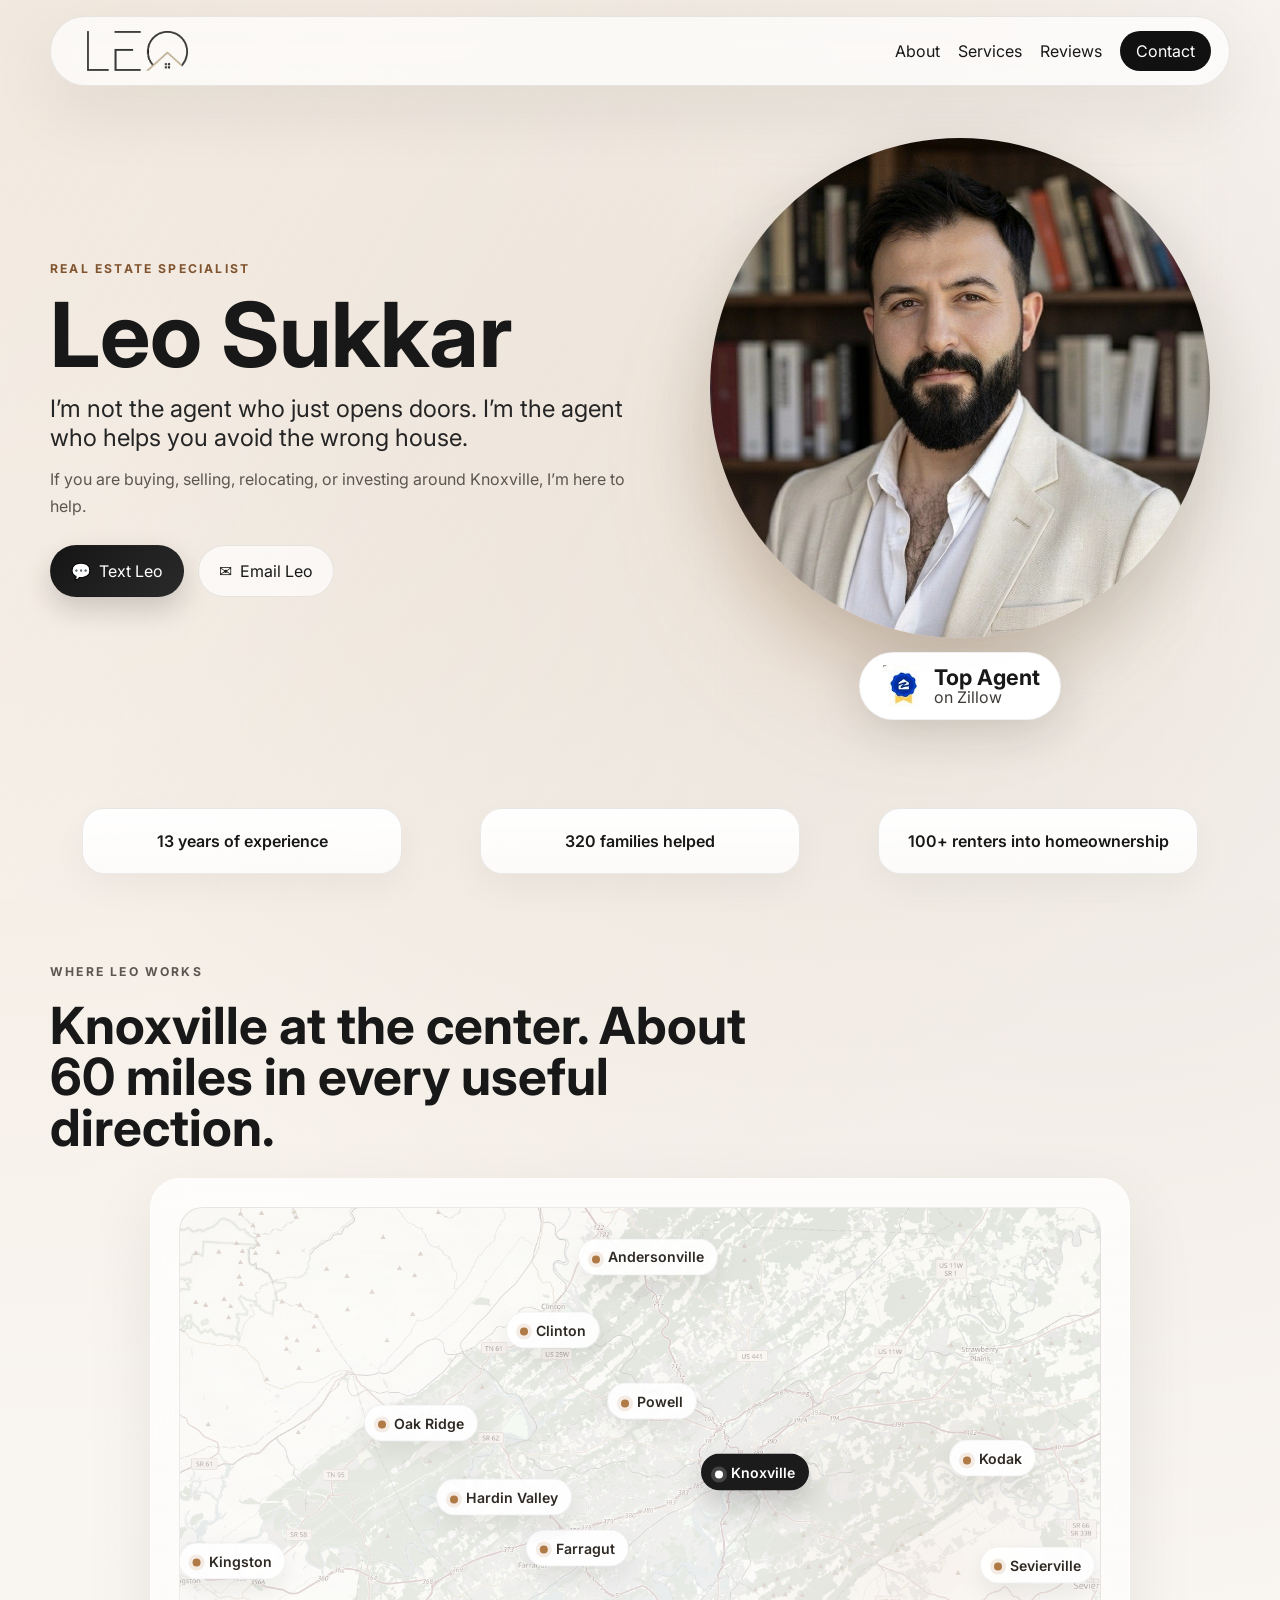
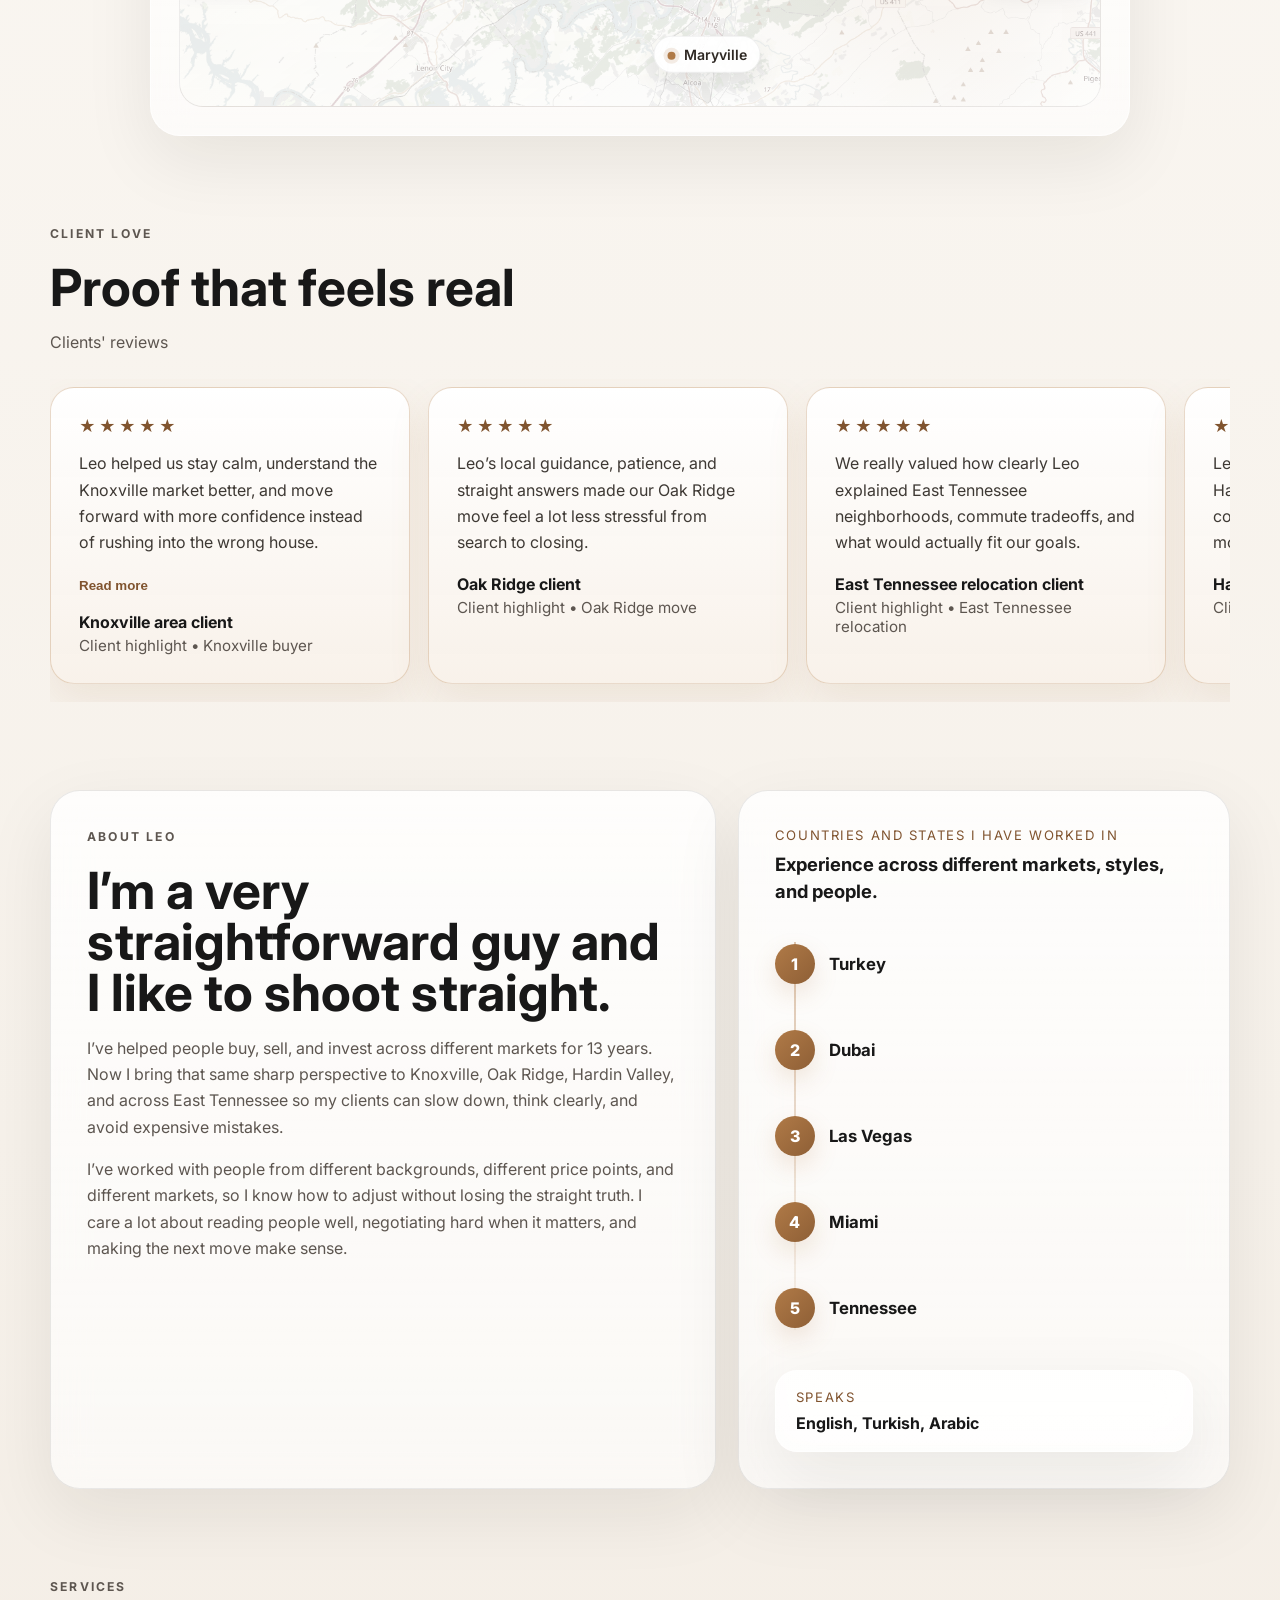
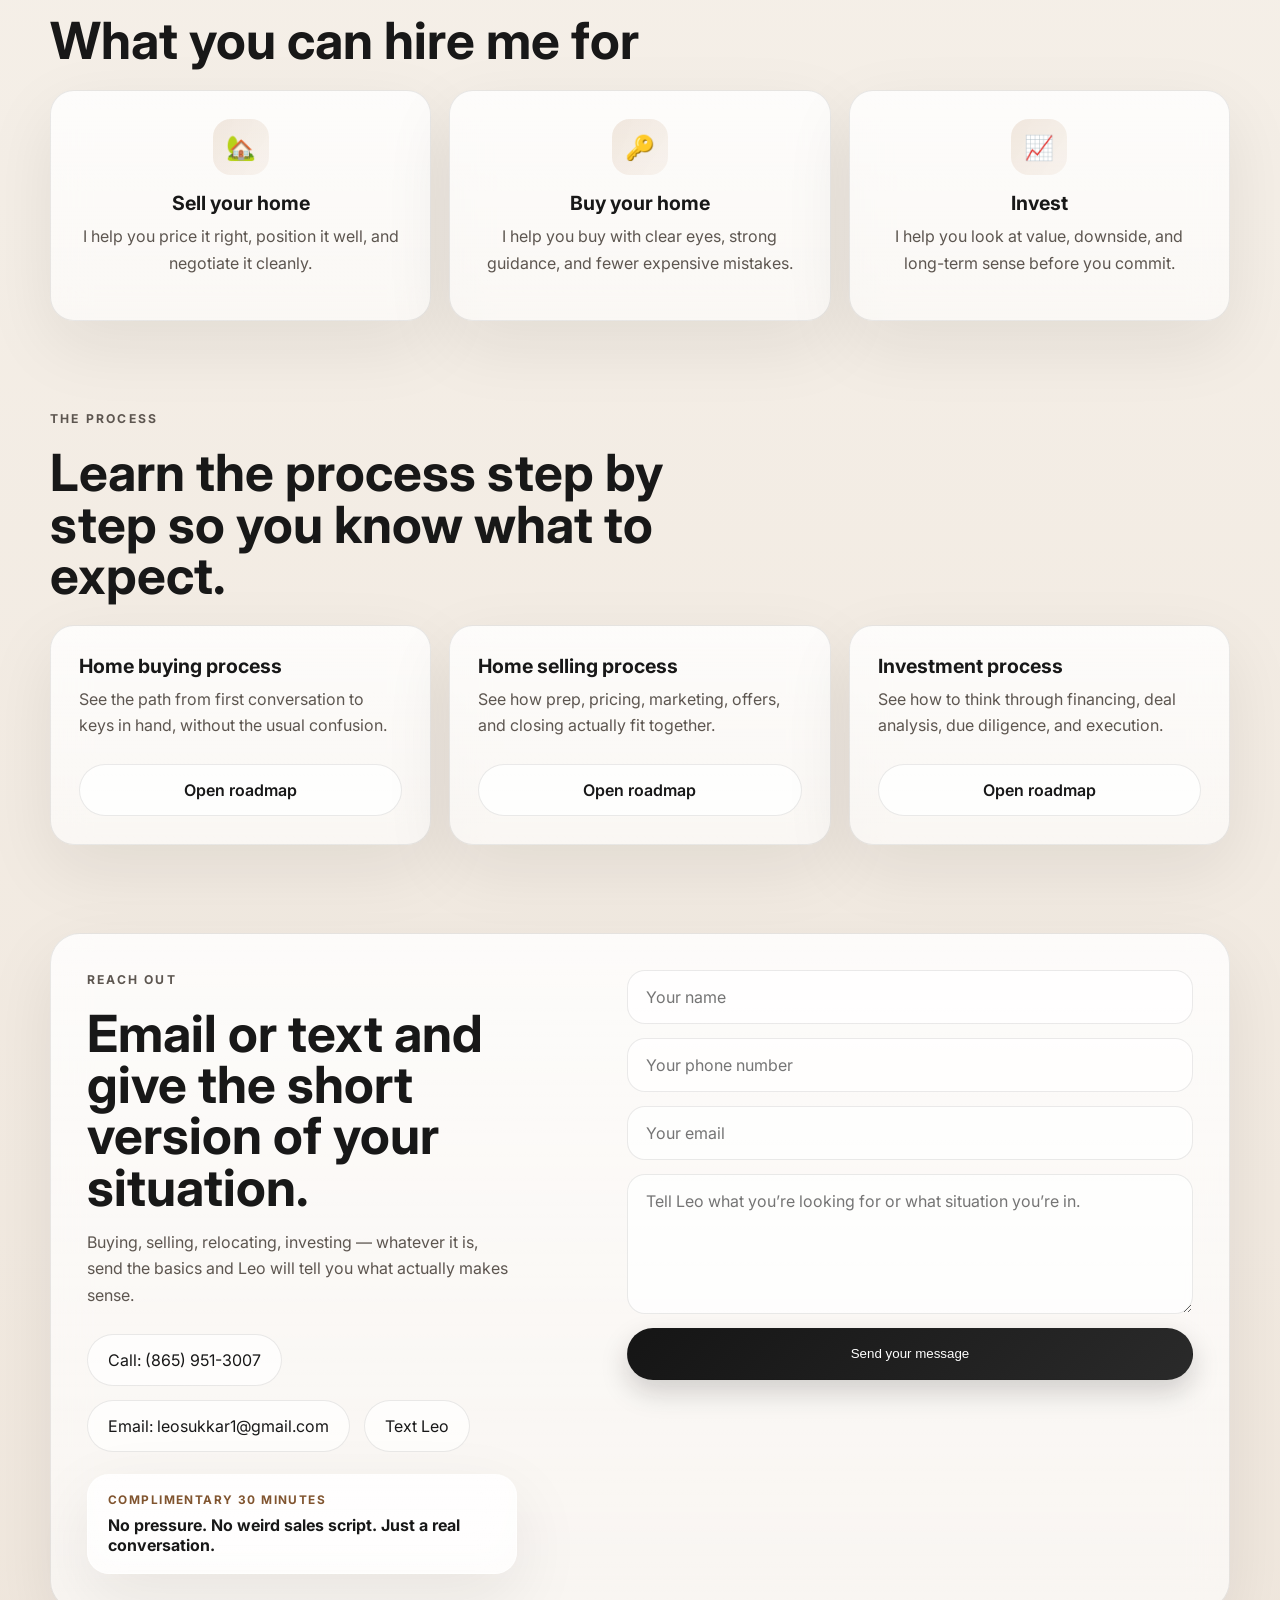
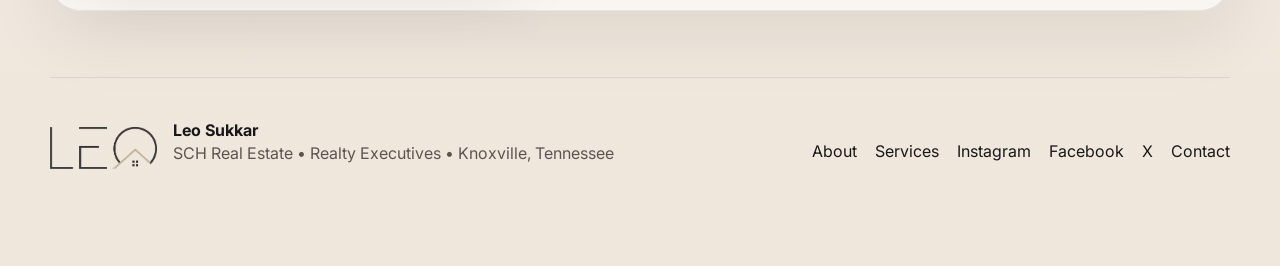
<file: index.html>
<!DOCTYPE html>
<html lang="en">
  <head>
    <meta charset="UTF-8" />
    <meta name="viewport" content="width=device-width, initial-scale=1.0" />
    <title>Leo | Knoxville Real Estate</title>
    <meta
      name="description"
      content="Leo Sukkar helps Knoxville buyers, sellers, and relocators avoid bad moves and make smart ones."
    />
    <link rel="icon" type="image/png" sizes="32x32" href="./assets/favicon-32x32.png" />
    <link rel="icon" type="image/png" sizes="16x16" href="./assets/favicon-16x16.png" />
    <link rel="apple-touch-icon" sizes="180x180" href="./assets/apple-touch-icon.png" />
    <link rel="shortcut icon" href="./assets/favicon.png" />
    <link rel="preconnect" href="https://fonts.googleapis.com" />
    <link rel="preconnect" href="https://fonts.gstatic.com" crossorigin />
    <link
      href="https://fonts.googleapis.com/css2?family=Inter:wght@400;500;600;700;800&display=swap"
      rel="stylesheet"
    />
    <link rel="stylesheet" href="./styles.css" />
  </head>
  <body>
    <div class="site-shell">
      <header class="topbar">
        <a href="#top" class="brand-mark" aria-label="Leo Real Estate home">
          <img src="./assets/leo-logo-transparent.png" alt="Leo Real Estate logo" />
        </a>
        <nav>
          <a href="#about">About</a>
          <a href="#services">Services</a>
          <a href="#reviews">Reviews</a>
          <a href="#contact" class="nav-cta">Contact</a>
        </nav>
      </header>

      <main>
        <section class="hero section">
          <div class="hero-copy reveal">
            <p class="eyebrow">Real Estate Specialist</p>
            <h1 id="hero-name"></h1>
            <p class="hero-line" id="hero-tagline"></p>
            <p class="hero-subcopy" id="hero-subcopy"></p>
            <div class="hero-actions">
              <a class="button button-primary" id="primary-cta" href="#contact"><span class="button-icon">💬</span><span id="primary-cta-label"></span></a>
              <a class="button button-secondary" id="secondary-cta" href="#contact"><span class="button-icon">✉️</span><span id="secondary-cta-label"></span></a>
            </div>
          </div>

          <div class="hero-visual reveal">
            <div class="portrait-card avatar-card tilt-card">
              <div class="portrait-glow"></div>
              <div class="avatar-circle-wrap">
                <img class="portrait-image avatar-image" src="./assets/leo-portrait.jpg" alt="Leo Sukkar portrait" />
              </div>
              <div class="zillow-badge" aria-label="Top Agent on Zillow badge">
                <img class="zillow-badge-icon" src="./assets/zillow-badge-icon-clean.png" alt="" />
                <div class="zillow-badge-copy">
                  <strong>Top Agent</strong>
                  <span>on Zillow</span>
                </div>
              </div>
            </div>
          </div>
        </section>

        <section class="trust-strip section reveal" aria-label="Trust points">
          <div class="trust-item" id="trust-1"></div>
          <div class="trust-item" id="trust-2"></div>
          <div class="trust-item" id="trust-3"></div>
        </section>

        <section class="section market-section">
          <div class="section-heading reveal">
            <p class="eyebrow">Where Leo works</p>
            <h2>Knoxville at the center. About 60 miles in every useful direction.</h2>
          </div>
          <div class="market-grid reveal">
            <div class="market-map-card glass-card">
              <div class="map-shell">
                <img class="map-image" src="./assets/knoxville-metro-map.png" alt="Knoxville metropolitan area map" />
                <div class="map-overlay"></div>
                <div class="map-point pin-left" style="left: 38.28%; top: 68.34%;">Farragut</div>
                <div class="map-point pin-right" style="left: 99.43%; top: 71.78%;">Sevierville</div>
                <div class="map-point pin-bottom" style="left: 57.33%; top: 93.9%;">Maryville</div>
                <div class="map-point pin-left" style="left: 0.57%; top: 70.98%;">Kingston</div>
                <div class="map-point" style="left: 26.21%; top: 43.19%;">Oak Ridge</div>
                <div class="map-point" style="left: 35.19%; top: 58.2%;">Hardin Valley</div>
                <div class="map-point map-point-knoxville" style="left: 62.47%; top: 53.18%;">Knoxville</div>
                <div class="map-point" style="left: 51.35%; top: 38.91%;">Powell</div>
                <div class="map-point pin-top" style="left: 50.83%; top: 5.98%;">Andersonville</div>
                <div class="map-point" style="left: 40.54%; top: 24.57%;">Clinton</div>
                <div class="map-point pin-right" style="left: 93.07%; top: 50.36%;">Kodak</div>
              </div>
            </div>
          </div>
        </section>

        <section id="reviews" class="section reviews-section">
          <div class="section-heading reveal">
            <p class="eyebrow">Client love</p>
            <h2>Proof that feels real</h2>
            <p>Clients' reviews</p>
          </div>
          <div class="reviews-scroller reveal" id="reviews-scroller">
            <div class="reviews-track" id="reviews-track"></div>
          </div>
          <div class="review-modal" id="review-modal" aria-hidden="true">
            <div class="review-modal-backdrop" data-close-review="true"></div>
            <div class="review-modal-card glass-card" role="dialog" aria-modal="true" aria-labelledby="review-modal-author">
              <button class="review-modal-close" id="review-modal-close" aria-label="Close full review">×</button>
              <div class="stars">★★★★★</div>
              <p class="review-modal-text" id="review-modal-text"></p>
              <footer>
                <strong id="review-modal-author"></strong>
                <span id="review-modal-meta"></span>
              </footer>
            </div>
          </div>
        </section>

        <section id="about" class="section about-grid">
          <div class="about-card reveal">
            <p class="eyebrow">About Leo</p>
            <h2 id="about-heading"></h2>
            <p id="about-copy-1"></p>
            <p id="about-copy-2"></p>
          </div>
          <div class="stats-card reveal tilt-card">
            <div class="places-header">
              <span class="stat-label">Countries and states I have worked in</span>
              <strong>Experience across different markets, styles, and people.</strong>
            </div>
            <div class="places-road" id="places-road"></div>
            <div class="languages-note glass-card">
              <span class="stat-label">Speaks</span>
              <strong id="languages-note"></strong>
            </div>
          </div>
        </section>

        <section id="services" class="section">
          <div class="section-heading reveal">
            <p class="eyebrow">Services</p>
            <h2>What you can hire me for</h2>
          </div>
          <div class="services-grid" id="services-grid"></div>
        </section>

        <section class="section process-section">
          <div class="section-heading reveal">
            <p class="eyebrow">The process</p>
            <h2>Learn the process step by step so you know what to expect.</h2>
          </div>
          <div class="process-grid" id="process-grid"></div>
        </section>

        <section id="contact" class="section cta-section reveal">
          <div class="cta-panel tilt-card">
            <div class="cta-copy">
              <p class="eyebrow">Reach out</p>
              <h2>Email or text and give the short version of your situation.</h2>
              <p>
                Buying, selling, relocating, investing — whatever it is, send the basics and Leo will tell you what actually makes sense.
              </p>
              <div class="contact-options">
                <a id="contact-phone" class="contact-pill" href="#"></a>
                <a id="contact-email" class="contact-pill" href="#"></a>
                <a id="contact-text" class="contact-pill" href="#"></a>
              </div>
              <div class="complimentary-card glass-card">
                <span class="complimentary-label">Complimentary 30 minutes</span>
                <strong>No pressure. No weird sales script. Just a real conversation.</strong>
              </div>
            </div>
            <form
              class="contact-form"
              action="https://formsubmit.co/leosukkar1@gmail.com"
              method="POST"
            >
              <input type="hidden" name="_subject" value="New website lead for Leo Sukkar" />
              <input type="hidden" name="_captcha" value="false" />
              <input type="hidden" name="_next" value="https://raghebsukar9-maker.github.io/thanks/" />
              <input type="text" name="name" placeholder="Your name" aria-label="Your name" required />
              <input type="tel" name="phone" placeholder="Your phone number" aria-label="Your phone number" required />
              <input type="email" name="email" placeholder="Your email" aria-label="Your email" required />
              <textarea name="message" placeholder="Tell Leo what you’re looking for or what situation you’re in." aria-label="Tell Leo what you’re looking for or what situation you’re in." required></textarea>
              <button type="submit" class="button button-primary">Send your message</button>
            </form>
          </div>
        </section>
      </main>

      <footer class="footer">
        <div class="footer-brand">
          <img class="footer-logo" src="./assets/leo-logo-transparent.png" alt="Leo Real Estate logo" />
          <div>
            <strong id="footer-name"></strong>
            <p id="footer-brokerage"></p>
          </div>
        </div>
        <div class="footer-links">
          <a href="#about">About</a>
          <a href="#services">Services</a>
          <a id="footer-instagram" href="#" target="_blank" rel="noreferrer">Instagram</a>
          <a id="footer-facebook" href="#" target="_blank" rel="noreferrer">Facebook</a>
          <a id="footer-x" href="#" target="_blank" rel="noreferrer">X</a>
          <a href="#contact">Contact</a>
        </div>
      </footer>
    </div>

    <script src="./content.js"></script>
    <script src="./script.js"></script>
  </body>
</html>
</file>
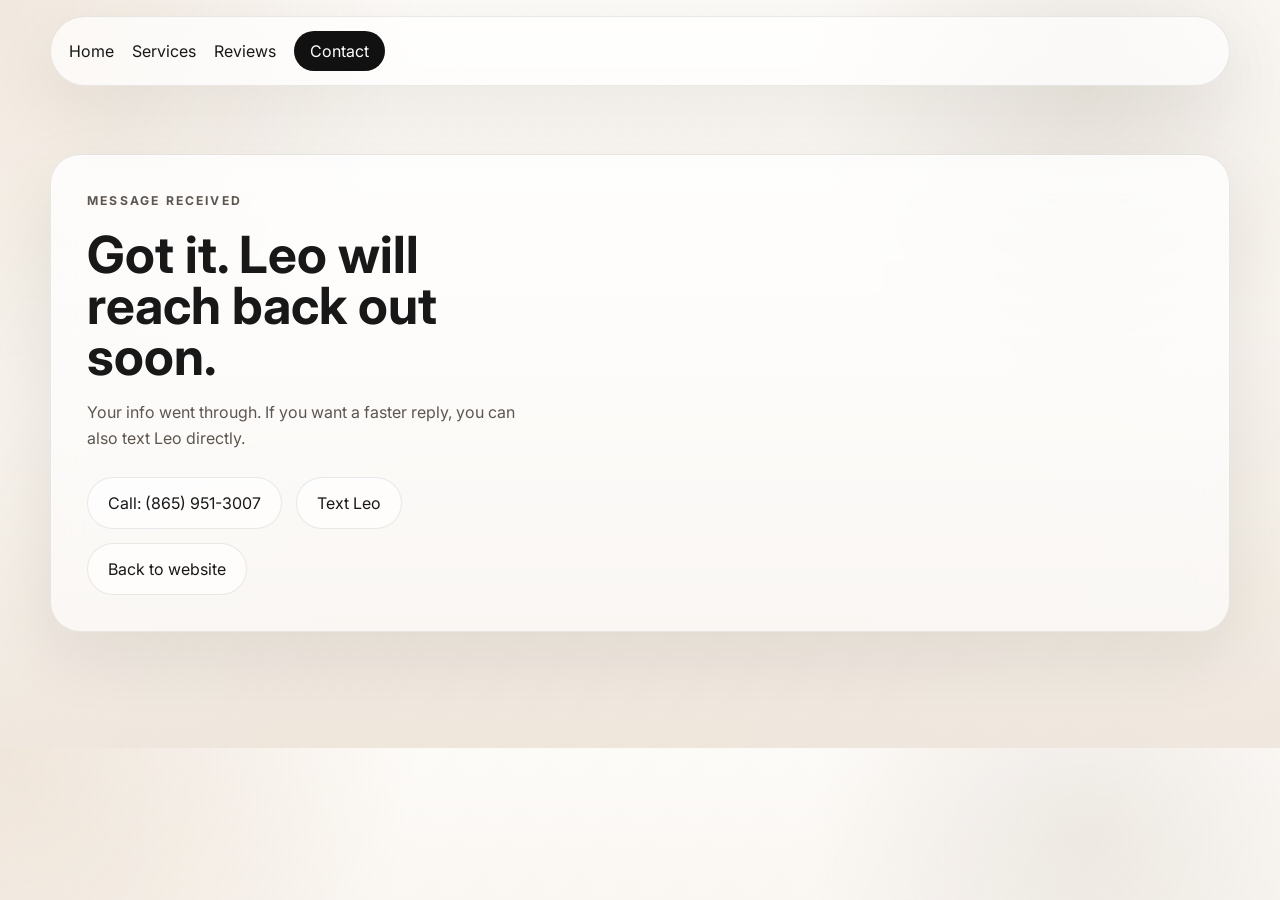
<file: thanks/index.html>
<!DOCTYPE html>
<html lang="en">
  <head>
    <meta charset="UTF-8" />
    <meta name="viewport" content="width=device-width, initial-scale=1.0" />
    <title>Thanks | Leo Sukkar</title>
    <meta
      name="description"
      content="Thanks for reaching out to Leo Sukkar."
    />
    <link rel="preconnect" href="https://fonts.googleapis.com" />
    <link rel="preconnect" href="https://fonts.gstatic.com" crossorigin />
    <link
      href="https://fonts.googleapis.com/css2?family=Inter:wght@400;500;600;700;800&display=swap"
      rel="stylesheet"
    />
    <link rel="stylesheet" href="../styles.css" />
  </head>
  <body>
    <div class="site-shell">
      <header class="topbar">
        <nav>
          <a href="../index.html">Home</a>
          <a href="../index.html#services">Services</a>
          <a href="../index.html#reviews">Reviews</a>
          <a href="../index.html#contact" class="nav-cta">Contact</a>
        </nav>
      </header>

      <main>
        <section class="section cta-section reveal">
          <div class="cta-panel tilt-card">
            <div class="cta-copy">
              <p class="eyebrow">Message received</p>
              <h2>Got it. Leo will reach back out soon.</h2>
              <p>
                Your info went through. If you want a faster reply, you can also text Leo directly.
              </p>
              <div class="contact-options">
                <a href="tel:+18659513007" class="contact-pill">Call: (865) 951-3007</a>
                <a href="sms:+18659513007" class="contact-pill">Text Leo</a>
                <a href="../index.html" class="contact-pill">Back to website</a>
              </div>
            </div>
          </div>
        </section>
      </main>
    </div>
  </body>
</html>
</file>
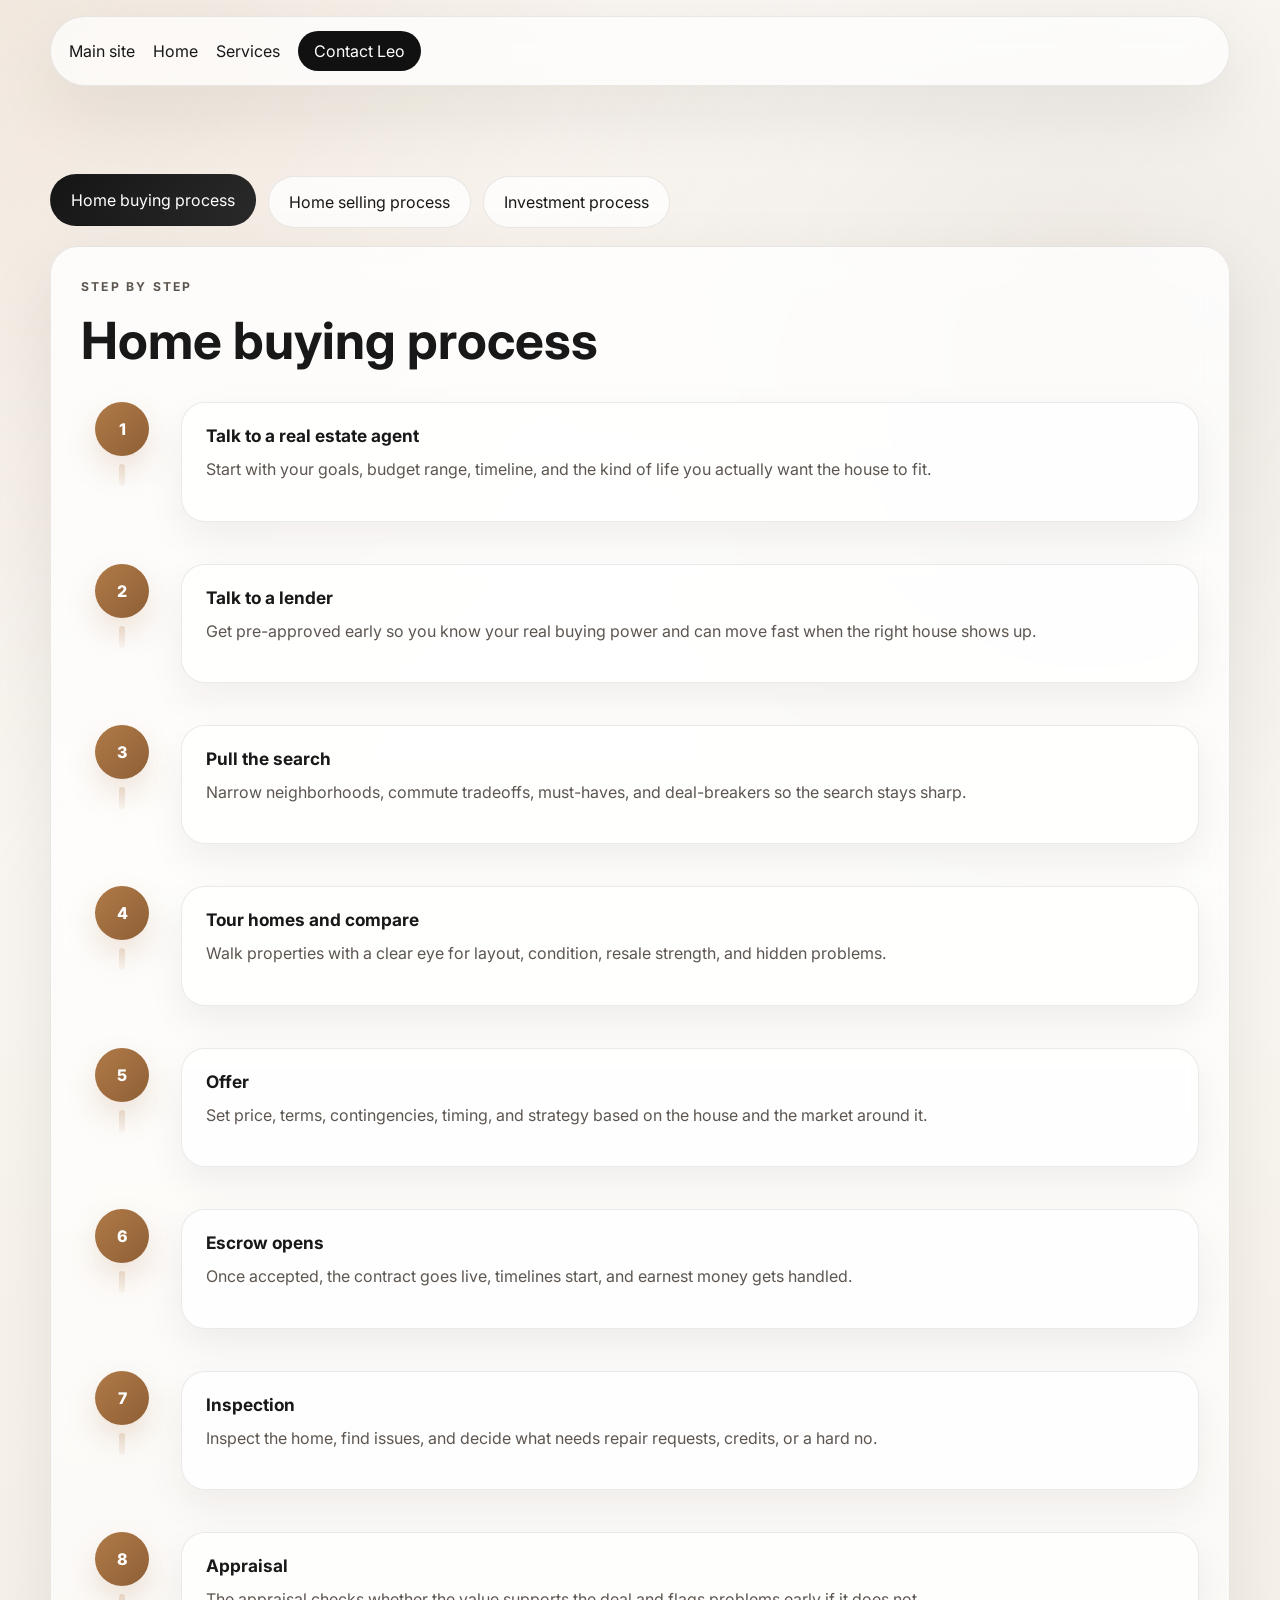
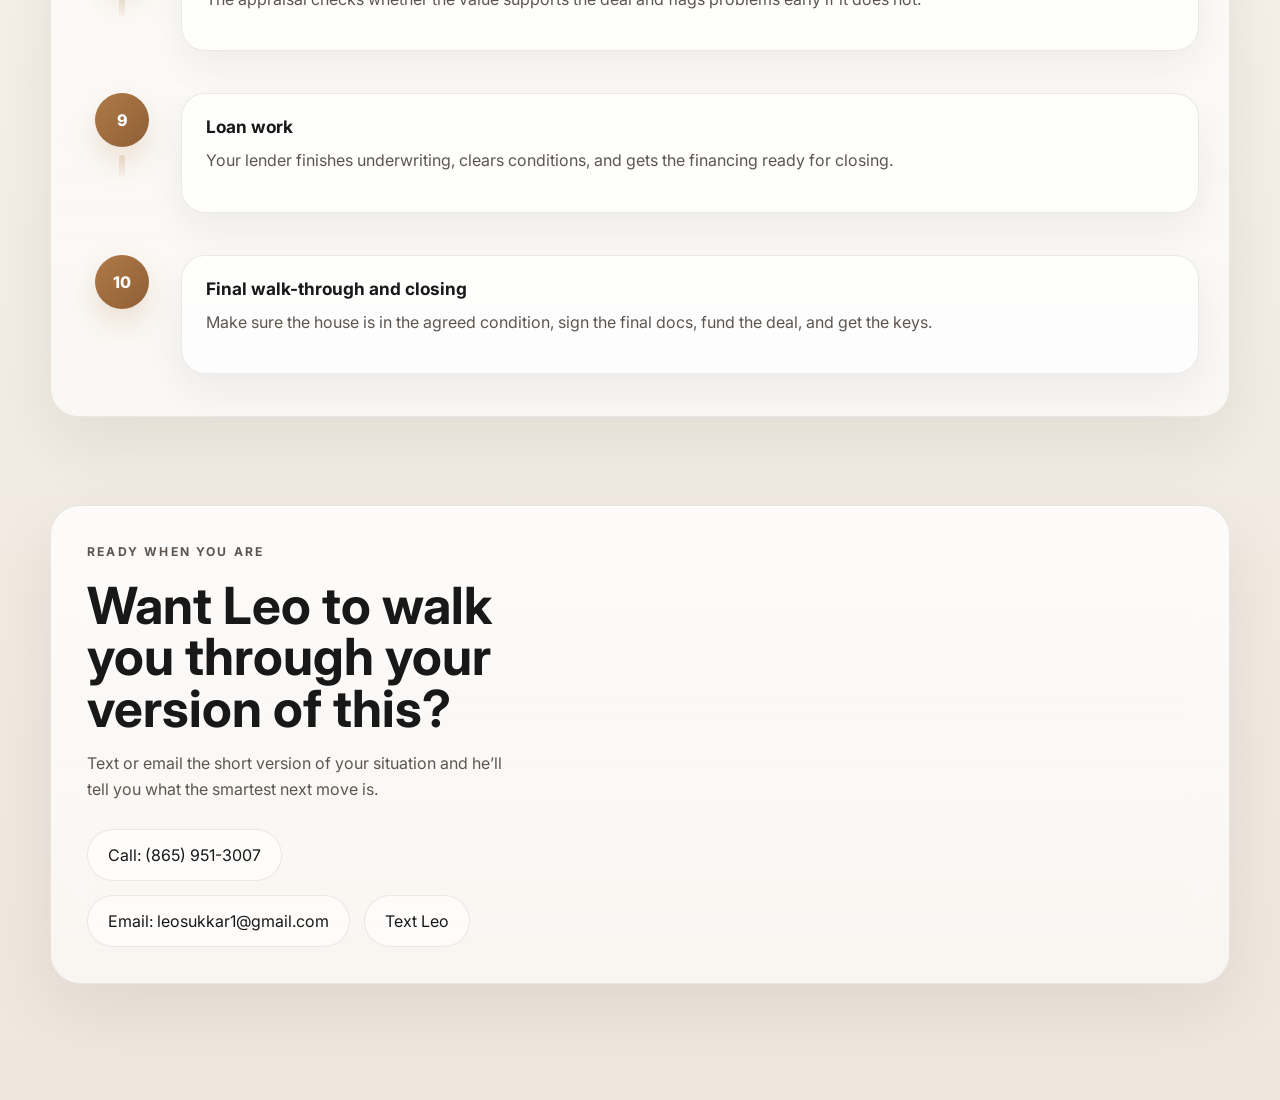
<file: process.html>
<!DOCTYPE html>
<html lang="en">
  <head>
    <meta charset="UTF-8" />
    <meta name="viewport" content="width=device-width, initial-scale=1.0" />
    <title>Leo | Real Estate Process</title>
    <meta
      name="description"
      content="See Leo Sukkar's step-by-step real estate process for buying, selling, and investing around Knoxville."
    />
    <link rel="preconnect" href="https://fonts.googleapis.com" />
    <link rel="preconnect" href="https://fonts.gstatic.com" crossorigin />
    <link
      href="https://fonts.googleapis.com/css2?family=Inter:wght@400;500;600;700;800&display=swap"
      rel="stylesheet"
    />
    <link rel="stylesheet" href="./styles.css" />
  </head>
  <body>
    <div class="site-shell">
      <header class="topbar">
        <nav>
          <a href="./index.html">Main site</a>
          <a href="./index.html">Home</a>
          <a href="./index.html#services">Services</a>
          <a href="./index.html#contact" class="nav-cta">Contact Leo</a>
        </nav>
      </header>

      <main>
        <section class="section reveal">
          <div class="process-tab-group process-tab-group-page" id="process-tab-group"></div>
          <div class="roadmap-panel">
            <div class="section-heading">
              <p class="eyebrow">Step by step</p>
              <h2 id="roadmap-heading">The roadmap</h2>
            </div>
            <div class="roadmap-timeline" id="roadmap-grid"></div>
          </div>
        </section>

        <section id="contact" class="section cta-section reveal">
          <div class="cta-panel tilt-card">
            <div class="cta-copy">
              <p class="eyebrow">Ready when you are</p>
              <h2>Want Leo to walk you through your version of this?</h2>
              <p>
                Text or email the short version of your situation and he’ll tell you what the smartest next move is.
              </p>
              <div class="contact-options">
                <a id="contact-phone" class="contact-pill" href="#"></a>
                <a id="contact-email" class="contact-pill" href="#"></a>
                <a id="contact-text" class="contact-pill" href="#"></a>
              </div>
            </div>
          </div>
        </section>
      </main>
    </div>

    <script src="./content.js"></script>
    <script src="./process.js"></script>
  </body>
  </html>
</file>
<file: styles.css>
:root {
  --bg: #f6f1ea;
  --panel: rgba(255, 255, 255, 0.74);
  --panel-strong: rgba(255, 255, 255, 0.92);
  --text: #181818;
  --muted: #5d5650;
  --line: rgba(24, 24, 24, 0.09);
  --accent: #b07a47;
  --accent-dark: #80542f;
  --shadow: 0 24px 70px rgba(27, 22, 15, 0.08);
  --radius: 30px;
}

* {
  box-sizing: border-box;
}

html {
  scroll-behavior: smooth;
}

body {
  margin: 0;
  font-family: 'Inter', system-ui, sans-serif;
  color: var(--text);
  background:
    radial-gradient(circle at top left, rgba(176, 122, 71, 0.18), transparent 28%),
    radial-gradient(circle at 85% 12%, rgba(120, 92, 62, 0.11), transparent 22%),
    linear-gradient(180deg, #fdfbf8 0%, var(--bg) 54%, #efe6dc 100%);
}

body::before {
  content: '';
  position: fixed;
  inset: 0;
  pointer-events: none;
  background: linear-gradient(120deg, rgba(255,255,255,0.18), transparent 45%, rgba(255,255,255,0.08));
}

.site-shell {
  width: min(1180px, calc(100% - 32px));
  margin: 0 auto;
  padding-bottom: 72px;
}

.glass-card {
  border: 1px solid rgba(255, 255, 255, 0.55);
  background: linear-gradient(180deg, rgba(255,255,255,0.78), rgba(255,255,255,0.62));
  backdrop-filter: blur(18px);
  box-shadow: var(--shadow);
}

.topbar {
  position: sticky;
  top: 12px;
  z-index: 20;
  margin: 16px 0 24px;
  padding: 14px 18px;
  border: 1px solid var(--line);
  border-radius: 999px;
  background: rgba(255, 255, 255, 0.7);
  backdrop-filter: blur(18px);
  display: flex;
  justify-content: space-between;
  align-items: center;
  gap: 18px;
  box-shadow: var(--shadow);
}

.topbar nav {
  display: flex;
  gap: 18px;
  align-items: center;
}

.brand-mark {
  display: inline-flex;
  align-items: center;
  flex: 0 0 auto;
  margin-left: 18px;
}

.brand-mark img {
  display: block;
  height: 40px;
  width: auto;
}

.topbar a,
.footer a {
  color: var(--text);
  text-decoration: none;
}

.nav-cta {
  padding: 10px 16px;
  border-radius: 999px;
  background: #111;
  color: #fff !important;
}

.section {
  padding: 44px 0;
}

.hero {
  min-height: auto;
  display: grid;
  grid-template-columns: minmax(0, 1fr) minmax(400px, 540px);
  gap: 38px;
  align-items: center;
  padding-top: 28px;
}

.eyebrow {
  text-transform: uppercase;
  letter-spacing: 0.18em;
  font-size: 0.76rem;
  color: var(--accent-dark);
  font-weight: 700;
  margin-bottom: 18px;
}

h1,
h2,
h3,
p {
  margin-top: 0;
}

h1 {
  font-size: clamp(3.2rem, 7vw, 5.6rem);
  line-height: 0.92;
  margin-bottom: 18px;
}

h2 {
  font-size: clamp(2rem, 4vw, 3.2rem);
  line-height: 1;
  margin-bottom: 16px;
}

.hero-line {
  font-size: clamp(1.15rem, 2vw, 1.5rem);
  max-width: 580px;
  color: #252525;
  margin-bottom: 14px;
}

.hero-copy {
  max-width: 640px;
}

.hero-subcopy,
.section-heading p,
.about-card p,
.service-card p,
.process-card p,
.roadmap-step p,
.process-page-copy p,
.cta-panel p,
.review-card p,
.footer p {
  color: var(--muted);
  line-height: 1.65;
}

.hero-actions,
.contact-options {
  display: flex;
  gap: 14px;
  flex-wrap: wrap;
  margin-top: 26px;
}

.button,
.contact-pill {
  display: inline-flex;
  align-items: center;
  justify-content: center;
  min-height: 52px;
  padding: 0 20px;
  border-radius: 999px;
  text-decoration: none;
  border: 1px solid transparent;
  transition: transform 180ms ease, background 180ms ease, border-color 180ms ease;
}

.button-icon {
  margin-right: 8px;
  font-size: 1rem;
  line-height: 1;
}

.button:hover,
.contact-pill:hover {
  transform: translateY(-2px);
}

.button-primary {
  background: linear-gradient(135deg, #151515, #2a2a2a);
  color: white;
  box-shadow: 0 12px 28px rgba(17, 17, 17, 0.18);
}

.button-secondary,
.contact-pill {
  background: rgba(255,255,255,0.65);
  color: var(--text);
  border-color: var(--line);
}

.hero-visual {
  display: flex;
  justify-content: center;
}

.portrait-card,
.stats-card,
.review-card,
.service-card,
.process-card,
.cta-panel,
.about-card,
.why-card {
  border: 1px solid var(--line);
  background: linear-gradient(180deg, rgba(255,255,255,0.82), rgba(255,255,255,0.6));
  backdrop-filter: blur(18px);
  box-shadow: var(--shadow);
}

.portrait-card {
  position: relative;
  width: 100%;
  max-width: 540px;
  padding: 0;
  border-radius: 0;
  overflow: visible;
  display: flex;
  flex-direction: column;
  align-items: center;
}

.avatar-card {
  background: transparent;
  border: none;
  box-shadow: none;
}

.avatar-circle-wrap {
  position: relative;
  width: min(100%, 500px);
  aspect-ratio: 1 / 1;
  margin: 0 auto;
  border-radius: 50%;
  overflow: hidden;
  box-shadow: 0 26px 70px rgba(27, 22, 15, 0.16);
  z-index: 1;
}

.portrait-glow {
  position: absolute;
  inset: auto auto 8% 8%;
  width: 72%;
  height: 72%;
  background: rgba(176, 122, 71, 0.26);
  filter: blur(60px);
  border-radius: 50%;
  z-index: 0;
}

.portrait-image {
  width: 100%;
  height: 100%;
  object-fit: cover;
  object-position: center 22%;
  display: block;
}

.avatar-image {
  position: relative;
  z-index: 1;
  transform: scale(1.04);
}

.zillow-badge {
  position: relative;
  margin-top: 14px;
  display: inline-flex;
  align-items: center;
  gap: 12px;
  padding: 12px 20px;
  border-radius: 999px;
  background: rgba(255, 255, 255, 0.98);
  border: 1px solid rgba(24, 24, 24, 0.06);
  z-index: 2;
  filter: drop-shadow(0 12px 24px rgba(17, 17, 17, 0.14));
}

.zillow-badge-icon {
  width: 42px;
  height: 42px;
  object-fit: contain;
  display: block;
}

.zillow-badge-copy {
  display: flex;
  flex-direction: column;
  line-height: 1.05;
}

.zillow-badge-copy strong {
  font-size: 1.35rem;
}

.zillow-badge-copy span {
  font-size: 1rem;
  color: #3f3b37;
}

.portrait-placeholder {
  width: 100%;
  height: 100%;
  display: grid;
  place-items: center;
  text-align: center;
  color: #4b433d;
  font-weight: 700;
  font-size: 2rem;
}

.portrait-placeholder small {
  display: block;
  margin-top: 10px;
  font-size: 0.95rem;
  font-weight: 500;
  color: #6e645d;
}

.trust-strip {
  display: grid;
  grid-template-columns: repeat(3, minmax(220px, 1fr));
  gap: 14px;
  justify-content: center;
}

.trust-item {
  padding: 22px 18px;
  border-radius: 22px;
  border: 1px solid var(--line);
  background: linear-gradient(180deg, rgba(255,255,255,0.96), rgba(255,255,255,0.8));
  text-align: center;
  font-weight: 600;
  box-shadow: 0 14px 36px rgba(22, 18, 12, 0.04);
  justify-self: center;
  width: 100%;
  max-width: 320px;
}

.market-grid {
  display: block;
}

.market-map-card {
  border-radius: 30px;
  padding: 28px;
  max-width: 980px;
  margin: 0 auto;
}

.map-shell {
  position: relative;
  min-height: 500px;
  border-radius: 24px;
  overflow: hidden;
  background: linear-gradient(145deg, rgba(128, 84, 47, 0.08), rgba(255,255,255,0.65));
  border: 1px solid rgba(24, 24, 24, 0.07);
}

.map-image,
.map-overlay {
  position: absolute;
  inset: 0;
}

.map-image {
  width: 100%;
  height: 100%;
  object-fit: cover;
  filter: saturate(0.62) contrast(0.9) brightness(1.05);
  opacity: 0.58;
}

.map-overlay {
  background:
    linear-gradient(180deg, rgba(255,255,255,0.12), rgba(255,255,255,0.32)),
    radial-gradient(circle at 18% 20%, rgba(255,255,255,0.2), transparent 30%),
    radial-gradient(circle at 82% 72%, rgba(176, 122, 71, 0.1), transparent 28%);
}

.map-point {
  position: absolute;
  transform: translate(-50%, -50%);
  padding: 9px 13px;
  border-radius: 999px;
  background: rgba(255,255,255,0.92);
  box-shadow: 0 10px 24px rgba(29, 22, 16, 0.08);
  border: 1px solid rgba(24, 24, 24, 0.06);
  font-size: 0.88rem;
  font-weight: 600;
  color: #2f2924;
  z-index: 2;
  white-space: nowrap;
}

.map-point::before {
  content: '';
  display: inline-block;
  width: 8px;
  height: 8px;
  margin-right: 8px;
  border-radius: 50%;
  background: var(--accent);
  vertical-align: middle;
  box-shadow: 0 0 0 4px rgba(176, 122, 71, 0.14);
}

.map-point-knoxville {
  background: #1b1b1b;
  color: #fff;
  box-shadow: 0 12px 28px rgba(17, 17, 17, 0.2);
}

.map-point-knoxville::before {
  background: #fff;
  box-shadow: 0 0 0 4px rgba(255, 255, 255, 0.18);
}

.pin-left {
  transform: translate(-6%, -50%);
}

.pin-right {
  transform: translate(-100%, -50%);
}

.pin-top {
  transform: translate(-50%, 4%);
}

.pin-bottom {
  transform: translate(-50%, -106%);
}

.section-heading {
  max-width: 700px;
  margin-bottom: 24px;
}

.reviews-section {
  overflow: hidden;
}

.reviews-scroller {
  overflow-x: auto;
  padding: 8px 8px 18px;
  cursor: grab;
  scrollbar-width: thin;
  scrollbar-color: rgba(128, 84, 47, 0.35) transparent;
  -webkit-overflow-scrolling: touch;
  scroll-snap-type: x proximity;
  touch-action: pan-x;
}

.reviews-scroller.is-dragging {
  cursor: grabbing;
  user-select: none;
}

.reviews-scroller::-webkit-scrollbar {
  height: 10px;
}

.reviews-scroller::-webkit-scrollbar-track {
  background: transparent;
}

.reviews-scroller::-webkit-scrollbar-thumb {
  background: rgba(128, 84, 47, 0.3);
  border-radius: 999px;
}

.reviews-track {
  display: flex;
  gap: 18px;
  width: max-content;
  padding-right: 8px;
}

.review-card {
  width: min(360px, calc(100vw - 56px));
  padding: 28px;
  border-radius: 24px;
  flex: 0 0 auto;
  scroll-snap-align: start;
}

.review-card-highlight {
  background: linear-gradient(180deg, rgba(255,255,255,0.98), rgba(248,241,233,0.96));
  border: 1px solid rgba(176, 122, 71, 0.28);
  box-shadow: 0 18px 40px rgba(176, 122, 71, 0.12);
}

.review-card p {
  color: #3e3934;
}

.review-quote.is-truncated {
  display: -webkit-box;
  -webkit-line-clamp: 4;
  -webkit-box-orient: vertical;
  overflow: hidden;
}

.review-read-more {
  border: none;
  background: transparent;
  padding: 0;
  margin-top: 6px;
  color: var(--accent-dark);
  font-weight: 700;
  cursor: pointer;
}

.stars {
  letter-spacing: 0.18em;
  color: var(--accent-dark);
  margin-bottom: 14px;
}

.review-card footer {
  display: flex;
  flex-direction: column;
  gap: 4px;
  margin-top: 18px;
}

.review-card span {
  color: var(--muted);
  font-size: 0.95rem;
}

.review-modal {
  position: fixed;
  inset: 0;
  display: none;
  align-items: center;
  justify-content: center;
  padding: 20px;
  z-index: 40;
}

.review-modal.open {
  display: flex;
}

.review-modal-backdrop {
  position: absolute;
  inset: 0;
  background: rgba(16, 14, 12, 0.45);
  backdrop-filter: blur(10px);
}

.review-modal-card {
  position: relative;
  width: min(620px, calc(100vw - 32px));
  padding: 34px;
  border-radius: 28px;
  z-index: 1;
}

.review-modal-close {
  position: absolute;
  top: 16px;
  right: 16px;
  width: 40px;
  height: 40px;
  border: none;
  border-radius: 50%;
  background: rgba(17, 17, 17, 0.08);
  font-size: 1.6rem;
  cursor: pointer;
}

.review-modal-text {
  font-size: 1.08rem;
  line-height: 1.75;
  color: #312c28;
}

body.modal-open {
  overflow: hidden;
}

.about-grid {
  display: grid;
  grid-template-columns: 1.15fr 0.85fr;
  gap: 22px;
}

.about-card,
.stats-card,
.cta-panel {
  padding: 36px;
  border-radius: var(--radius);
}

.stats-card {
  display: grid;
  gap: 18px;
  align-content: center;
}

.stat-label {
  display: block;
  font-size: 0.82rem;
  text-transform: uppercase;
  letter-spacing: 0.12em;
  color: var(--accent-dark);
  margin-bottom: 8px;
}

.places-header strong {
  font-size: 1.15rem;
  line-height: 1.45;
}

.places-road {
  position: relative;
  display: grid;
  gap: 14px;
  margin-top: 6px;
}

.places-road::before {
  content: '';
  position: absolute;
  left: 19px;
  top: 14px;
  bottom: 14px;
  width: 2px;
  background: linear-gradient(180deg, rgba(176, 122, 71, 0.42), rgba(176, 122, 71, 0.08));
}

.place-stop {
  position: relative;
  display: flex;
  align-items: center;
  gap: 14px;
  padding: 16px 18px 16px 0;
}

.place-pin {
  position: relative;
  z-index: 1;
  display: inline-flex;
  align-items: center;
  justify-content: center;
  width: 40px;
  height: 40px;
  border-radius: 50%;
  background: linear-gradient(135deg, #b07a47, #8e5f36);
  color: #fff;
  font-weight: 800;
  box-shadow: 0 10px 24px rgba(176, 122, 71, 0.18);
  flex: none;
}

.place-stop strong {
  font-size: 1.05rem;
}

.languages-note {
  padding: 18px 20px;
  border-radius: 22px;
  margin-top: 8px;
}

.services-grid,
.process-grid {
  display: grid;
  grid-template-columns: repeat(3, 1fr);
  gap: 18px;
}

.service-card,
.process-card {
  padding: 28px;
  border-radius: 24px;
}

.service-card {
  min-height: 188px;
  text-align: center;
}

.service-icon {
  display: inline-flex;
  align-items: center;
  justify-content: center;
  width: 56px;
  height: 56px;
  margin-bottom: 16px;
  border-radius: 18px;
  background: linear-gradient(135deg, rgba(176, 122, 71, 0.16), rgba(176, 122, 71, 0.06));
  font-size: 1.5rem;
}

.service-card h3 {
  font-size: 1.22rem;
}

.service-card h3,
.process-card h3 {
  margin-bottom: 8px;
}

.process-card {
  display: flex;
  flex-direction: column;
  min-height: 220px;
}

.process-card h3 {
  font-size: 1.22rem;
}

.process-link,
.process-tab {
  display: inline-flex;
  align-items: center;
  justify-content: center;
  min-height: 52px;
  padding: 0 20px;
  border-radius: 999px;
  text-decoration: none;
  border: 1px solid var(--line);
  background: rgba(255, 255, 255, 0.78);
  color: var(--text);
  transition: transform 180ms ease, background 180ms ease, border-color 180ms ease, color 180ms ease;
}

.process-link {
  margin-top: auto;
  font-weight: 600;
}

.process-tab-group-page {
  margin: 0 0 18px;
}

.process-link:hover,
.process-tab:hover,
.process-tab.active {
  transform: translateY(-2px);
  background: linear-gradient(135deg, #151515, #2a2a2a);
  color: #fff;
  border-color: transparent;
}

.roadmap-panel {
  padding: 30px;
  border-radius: 28px;
  border: 1px solid var(--line);
  background: linear-gradient(180deg, rgba(255,255,255,0.82), rgba(255,255,255,0.6));
  backdrop-filter: blur(18px);
  box-shadow: var(--shadow);
}

.process-tab-group {
  display: flex;
  flex-wrap: wrap;
  gap: 12px;
  margin-top: 22px;
}

.roadmap-timeline {
  display: grid;
  gap: 18px;
  margin-top: 24px;
}

.roadmap-step {
  position: relative;
  display: grid;
  grid-template-columns: 82px minmax(0, 1fr);
  gap: 18px;
  align-items: start;
  padding: 12px 0;
}

.roadmap-step:last-child .roadmap-rail::after {
  display: none;
}

.roadmap-rail {
  position: relative;
  display: flex;
  justify-content: center;
}

.roadmap-rail::after {
  content: '';
  position: absolute;
  top: 62px;
  bottom: -30px;
  width: 6px;
  border-radius: 999px;
  background: linear-gradient(180deg, rgba(176, 122, 71, 0.22), rgba(176, 122, 71, 0.06));
}

.roadmap-step-copy {
  padding: 22px 24px;
  border-radius: 24px;
  border: 1px solid var(--line);
  background: rgba(255,255,255,0.74);
  box-shadow: 0 16px 38px rgba(27, 22, 15, 0.06);
}

.roadmap-step h3 {
  margin-bottom: 10px;
  font-size: 1.08rem;
}

.roadmap-step-number {
  display: inline-flex;
  align-items: center;
  justify-content: center;
  width: 54px;
  height: 54px;
  border-radius: 999px;
  background: linear-gradient(135deg, #b07a47, #8e5f36);
  color: #fff;
  font-weight: 800;
  box-shadow: 0 14px 30px rgba(176, 122, 71, 0.2);
}

.back-link {
  display: inline-flex;
  align-items: center;
  gap: 8px;
  margin-bottom: 18px;
  color: var(--text);
  text-decoration: none;
  font-weight: 600;
}

.contact-form {
  display: grid;
  gap: 14px;
}

.cta-panel {
  display: grid;
  grid-template-columns: 0.95fr 1.05fr;
  gap: 28px;
  align-items: start;
}

.cta-copy {
  max-width: 430px;
}

.complimentary-card {
  margin-top: 22px;
  padding: 18px 20px;
  border-radius: 22px;
}

.complimentary-label {
  display: block;
  margin-bottom: 8px;
  text-transform: uppercase;
  letter-spacing: 0.12em;
  font-size: 0.74rem;
  font-weight: 700;
  color: var(--accent-dark);
}

.contact-form input,
.contact-form textarea {
  width: 100%;
  border: 1px solid var(--line);
  border-radius: 18px;
  background: rgba(255,255,255,0.72);
  padding: 16px 18px;
  font: inherit;
  color: var(--text);
}

.contact-form textarea {
  min-height: 140px;
  resize: vertical;
}

.footer {
  padding: 42px 0 12px;
  display: flex;
  justify-content: space-between;
  gap: 18px;
  align-items: center;
  border-top: 1px solid rgba(24, 24, 24, 0.08);
  margin-top: 22px;
}

.footer-brand {
  display: flex;
  align-items: center;
  gap: 16px;
}

.footer-logo {
  display: block;
  height: 42px;
  width: auto;
  margin-top: -6px;
}

.footer-links {
  display: flex;
  gap: 18px;
  flex-wrap: wrap;
}

.reveal {
  opacity: 1;
  transform: translateY(0);
}

.tilt-card {
  transition: transform 220ms ease, box-shadow 220ms ease;
  transform-style: preserve-3d;
}

@keyframes drift {
  from {
    transform: translateX(0);
  }
  to {
    transform: translateX(-50%);
  }
}

@media (max-width: 980px) {
  .hero,
  .about-grid,
  .services-grid,
  .process-grid,
  .trust-strip {
    grid-template-columns: 1fr;
  }

  .market-grid {
    grid-template-columns: 1fr;
  }

  .cta-panel {
    grid-template-columns: 1fr;
  }

  .topbar {
    position: static;
    border-radius: 24px;
    padding: 14px 16px;
    flex-direction: column;
    gap: 10px;
  }

  .topbar nav {
    flex-wrap: wrap;
    justify-content: center;
  }

  .hero {
    padding-top: 8px;
  }

  .hero-copy {
    max-width: none;
  }

  .hero-visual {
    order: -1;
  }

  .portrait-card {
    margin: 0 auto;
  }

  .hero {
    grid-template-columns: 1fr;
  }

  .map-shell {
    min-height: 360px;
  }
}

@media (max-width: 640px) {
  .site-shell {
    width: min(100% - 20px, 1180px);
  }

  .section {
    padding: 30px 0;
  }

  h1 {
    font-size: 2.7rem;
    line-height: 1.02;
    margin-bottom: 12px;
  }

  .hero-line {
    font-size: 1.08rem;
  }

  .hero-subcopy {
    font-size: 0.98rem;
  }

  .topbar nav {
    gap: 12px;
    font-size: 0.95rem;
  }

  .about-card,
  .stats-card,
  .cta-panel,
  .service-card,
  .process-card,
  .roadmap-panel,
  .roadmap-step-copy,
  .review-card {
    padding: 22px;
  }

  .roadmap-step {
    grid-template-columns: 64px minmax(0, 1fr);
    gap: 14px;
  }

  .roadmap-rail::after {
    top: 60px;
    bottom: -26px;
  }

  .hero-note {
    padding: 16px;
  }

  .map-point,
  .map-arrow {
    font-size: 0.82rem;
    padding: 8px 12px;
  }

  .point-top { top: 15%; left: 41%; }
  .point-right { top: 44%; right: 5%; }
  .point-bottom { bottom: 12%; left: 39%; }
  .point-left { top: 50%; left: 4%; }

  .proof-pill,
  .contact-pill,
  .button,
  .process-link,
  .process-tab {
    width: 100%;
  }

  .hero-actions {
    gap: 10px;
  }

  .portrait-card {
    max-width: 360px;
  }

  .avatar-circle-wrap {
    width: min(100%, 330px);
  }

  .zillow-badge {
    margin-top: 10px;
    padding: 10px 16px;
    gap: 10px;
  }

  .zillow-badge-icon {
    width: 36px;
    height: 36px;
  }

  .zillow-badge-copy strong {
    font-size: 1.12rem;
  }

  .zillow-badge-copy span {
    font-size: 0.9rem;
  }

  .footer {
    flex-direction: column;
    align-items: flex-start;
  }
}
</file>
